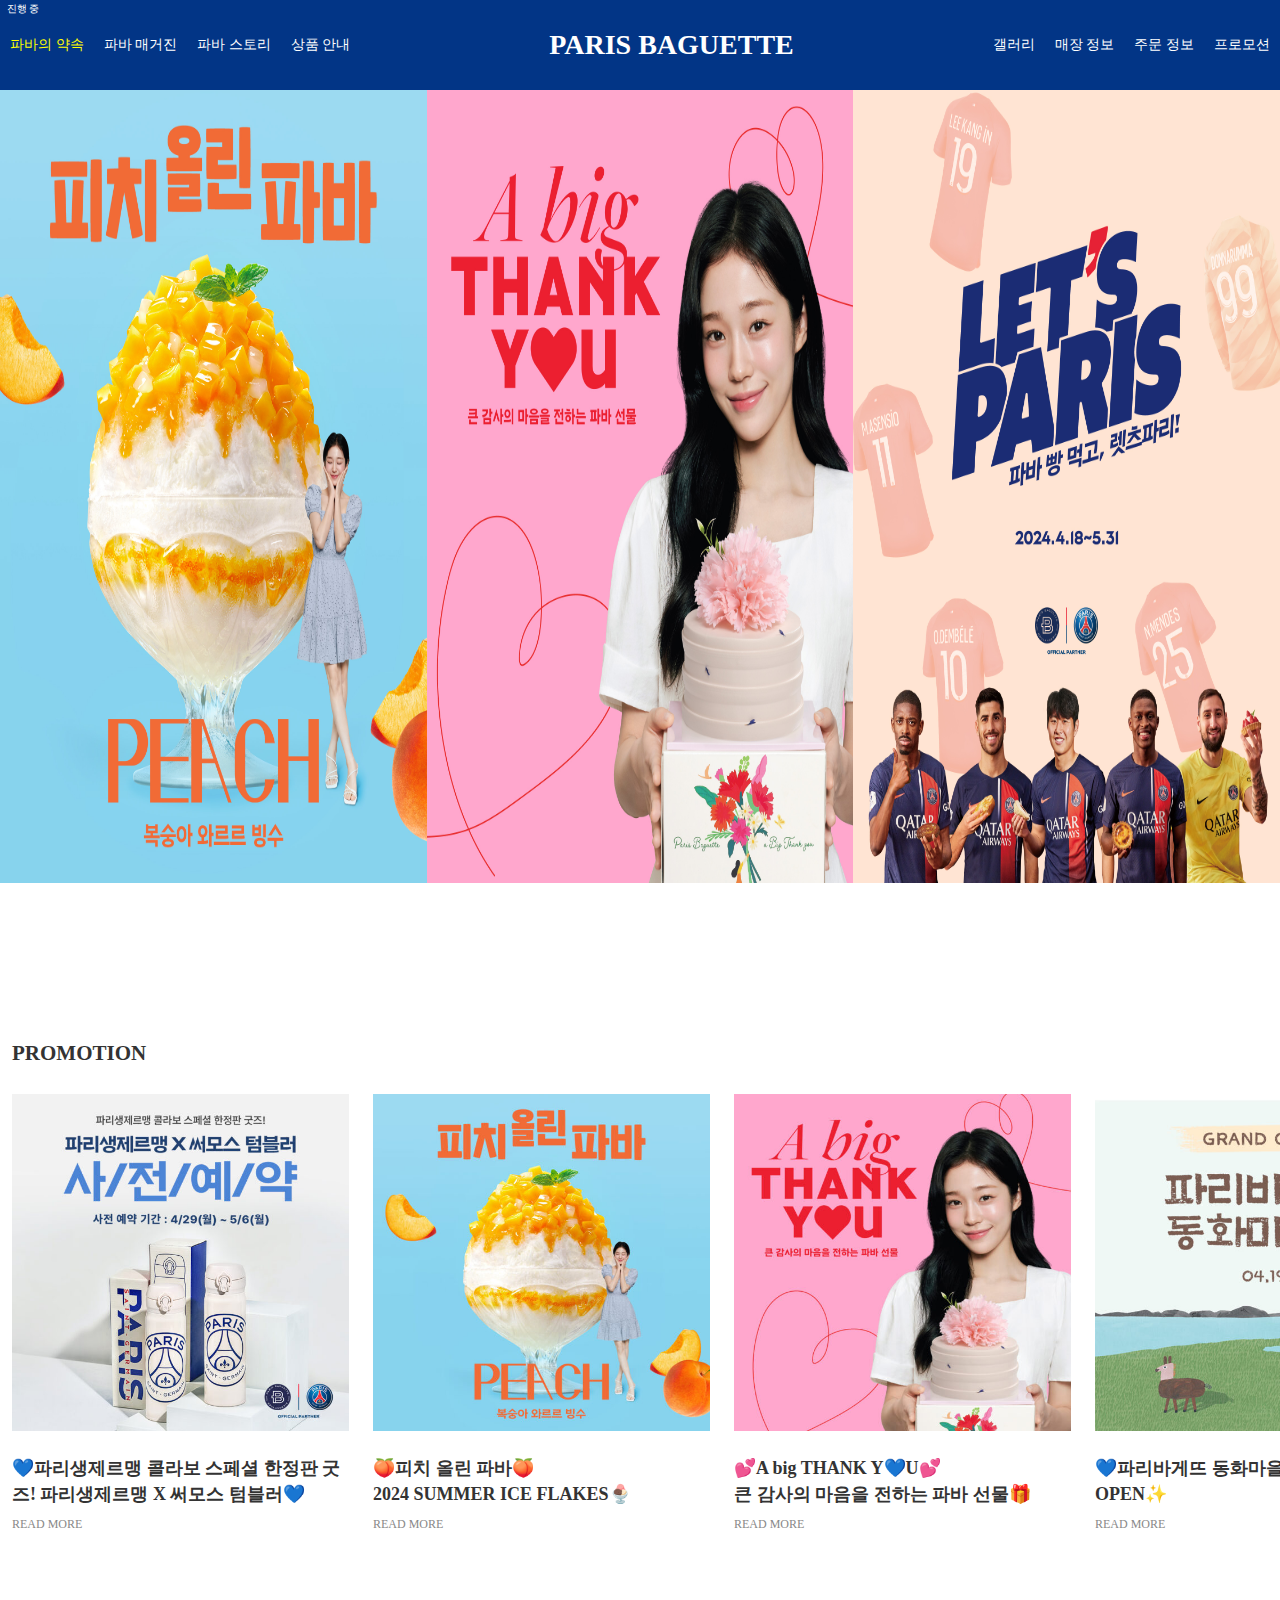
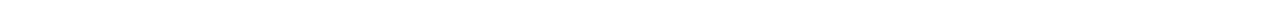
<file: index.html>
<!DOCTYPE html>
<html lang="ko">

<head>
    <meta charset="UTF-8">
    <meta name="viewport" content="width=device-width, initial-scale=1.0">
    <title>Document</title>
    <link rel="stylesheet" href="css/파바연습.css">
</head>

<body>
    <div class="wrap">
        <header>
            <nav>
                <div>
                    <ul>
                        <li class="first"><a href="#">파바의 약속</a></li>
                        <li><a href="#">파바 매거진</a></li>
                        <li><a href="#">파바 스토리</a></li>
                        <li><a href="#">상품 안내</a></li>
                    </ul>
                    <h1>PARIS BAGUETTE</h1>
                    <ul>
                        <li><a href="#">갤러리</a></li>
                        <li><a href="#">매장 정보</a></li>
                        <li><a href="#">주문 정보</a></li>
                        <li><a href="#">프로모션</a></li>
                    </ul>
                </div>
            </nav>
        </header> <!-- .header end -->
        <div class="main">
            <div>
                <ul>
                    <li><a href="#"><img src="img/paba/paba1.jpg"></a></li>
                    <li><a href="#"><img src="img/paba/paba2.jpg"></a></li>
                    <li><a href="#"><img src="img/paba/paba3.jpg"></a></li>
                </ul>
            </div>
        </div> <!-- .main end -->
        <div class="promotion">
            <div class="main2">
                <div class="main2-header">
                    <h2>PROMOTION</h2>
                    <p>SHOW MORE</p>
                </div> <!-- .main2-header end -->
                <div class="main2-wrap">
                    <div class="item">
                        <a href="#"><img src="img/paba/main2-1.jpg"></a>
                        <div>
                            <h3>💙파리생제르맹 콜라보 스페셜 한정판 굿즈! 파리생제르맹 X 써모스 텀블러💙</h3>
                            <p>READ MORE</p>
                        </div>
                    </div> <!-- .item end -->
                    <div class="item">
                        <a href="#"><img src="img/paba/main2-2.jpg"></a>
                        <div>
                            <h3>🍑피치 올린 파바🍑 <br>
                                2024 SUMMER ICE FLAKES🍨</h3>
                            <p>READ MORE</p>
                        </div>
                    </div> <!-- .item end -->
                    <div class="item">
                        <a href="#"><img src="img/paba/main2-3.jpg"></a>
                        <div>
                            <h3>💕A big THANK Y💙U💕<br>
                                큰 감사의 마음을 전하는 파바 선물🎁</h3>
                            <p>READ MORE</p>
                        </div>
                    </div> <!-- .item end -->
                    <div class="item">
                        <a href="#"><img src="img/paba/main2-4.jpg"></a>
                        <div>
                            <h3>💙파리바게뜨 동화마을점💙 GRAND OPEN✨</h3>
                            <p>READ MORE</p>
                        </div>
                    </div> <!-- .item end -->
                    <div class="box">
                        <p>진행 중</p>
                    </div> <!-- .box end -->
                </div> <!-- .main2-wrap end -->
            </div> <!-- .main2 end -->
        </div> <!-- .promotion end -->
        <div class="production"></div> <!-- .production end -->
        <div class="PB story"></div> <!-- .PB story end -->
        <div class="PB Magazine"></div> <!-- .PB magazine end -->
    </div> <!-- .wrap end -->
</body>

</html>
</file>
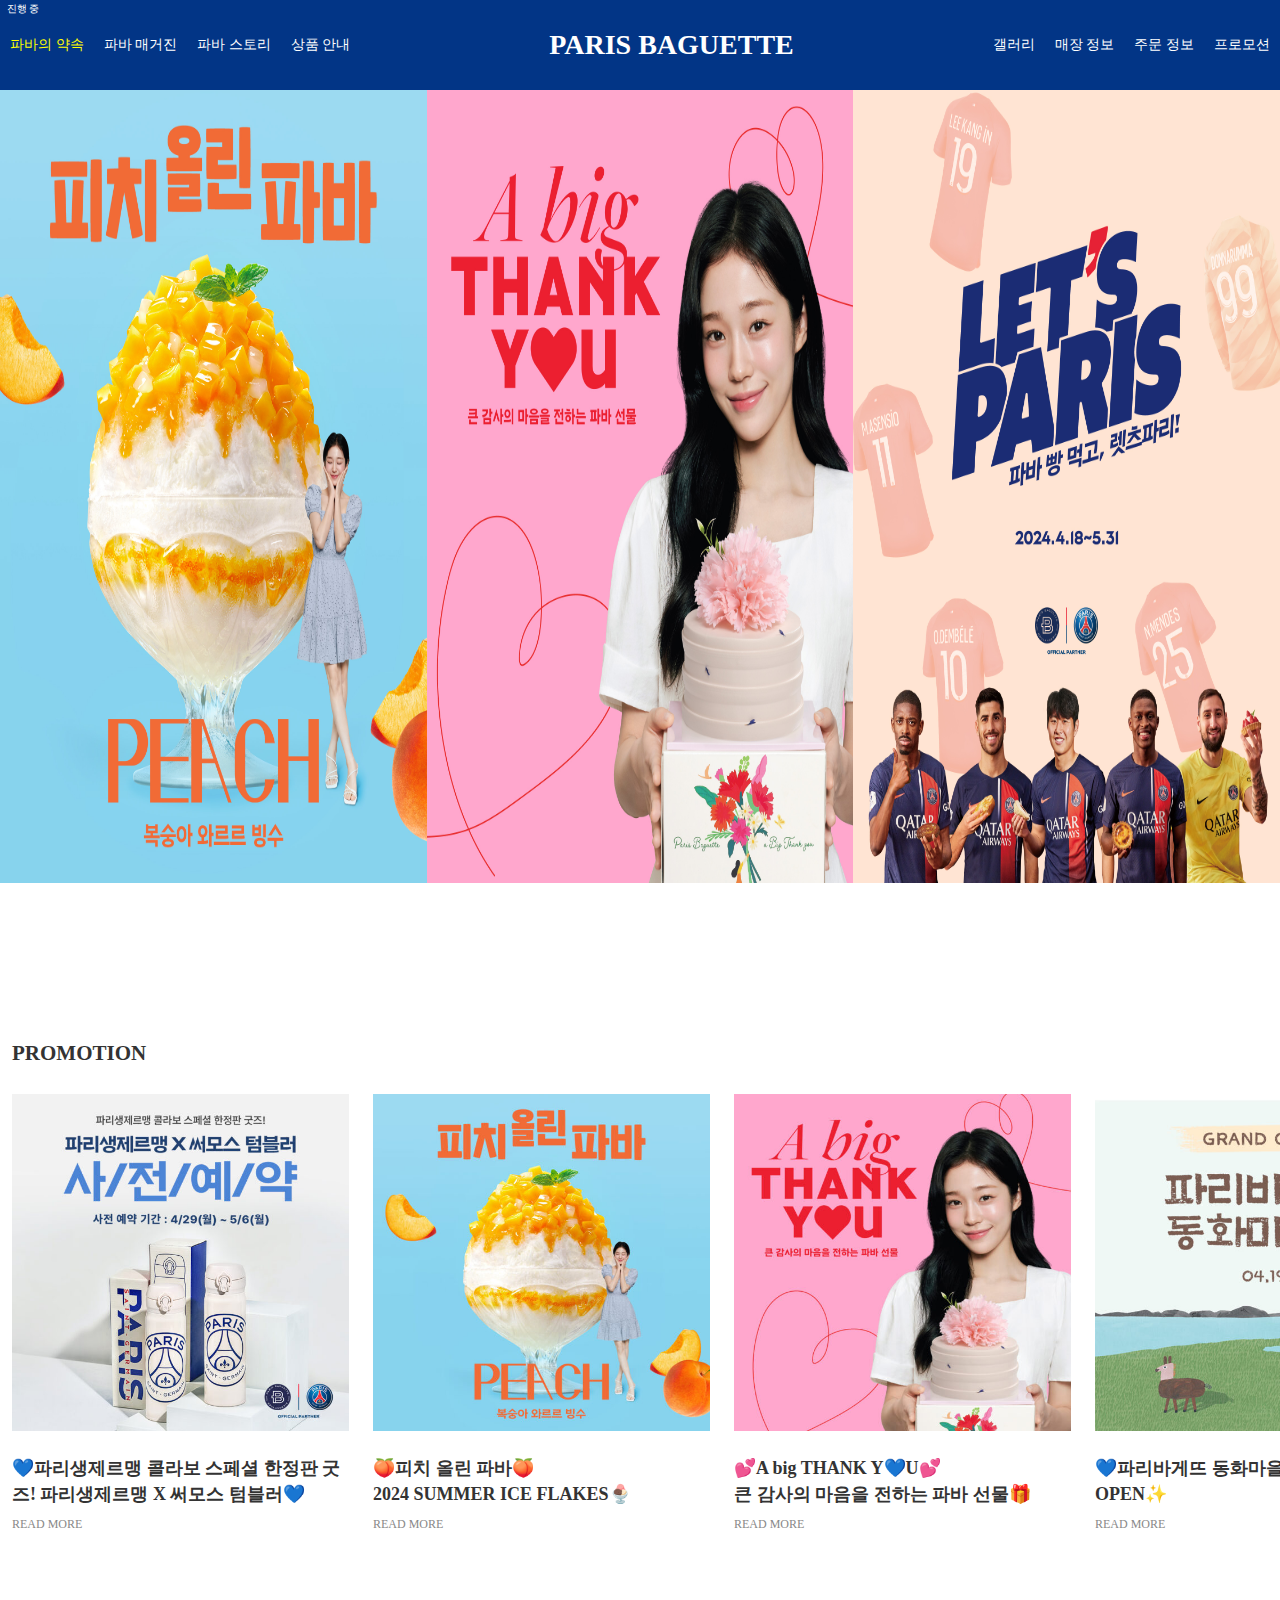
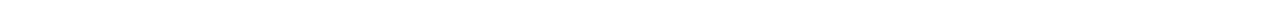
<file: 파바연습.html>
<!DOCTYPE html>
<html lang="ko">

<head>
    <meta charset="UTF-8">
    <meta name="viewport" content="width=device-width, initial-scale=1.0">
    <title>Document</title>
    <link rel="stylesheet" href="css/파바연습.css">
</head>

<body>
    <div class="wrap">
        <header>
            <nav>
                <div>
                    <ul>
                        <li class="first"><a href="#">파바의 약속</a></li>
                        <li><a href="#">파바 매거진</a></li>
                        <li><a href="#">파바 스토리</a></li>
                        <li><a href="#">상품 안내</a></li>
                    </ul>
                    <h1>PARIS BAGUETTE</h1>
                    <ul>
                        <li><a href="#">갤러리</a></li>
                        <li><a href="#">매장 정보</a></li>
                        <li><a href="#">주문 정보</a></li>
                        <li><a href="#">프로모션</a></li>
                    </ul>
                </div>
            </nav>
        </header> <!-- .header end -->
        <div class="main">
            <div>
                <ul>
                    <li><a href="#"><img src="img/paba/paba1.jpg"></a></li>
                    <li><a href="#"><img src="img/paba/paba2.jpg"></a></li>
                    <li><a href="#"><img src="img/paba/paba3.jpg"></a></li>
                </ul>
            </div>
        </div> <!-- .main end -->
        <div class="promotion">
            <div class="main2">
                <div class="main2-header">
                    <h2>PROMOTION</h2>
                    <p>SHOW MORE</p>
                </div> <!-- .main2-header end -->
                <div class="main2-wrap">
                    <div class="item">
                        <a href="#"><img src="img/paba/main2-1.jpg"></a>
                        <div>
                            <h3>💙파리생제르맹 콜라보 스페셜 한정판 굿즈! 파리생제르맹 X 써모스 텀블러💙</h3>
                            <p>READ MORE</p>
                        </div>
                    </div> <!-- .item end -->
                    <div class="item">
                        <a href="#"><img src="img/paba/main2-2.jpg"></a>
                        <div>
                            <h3>🍑피치 올린 파바🍑 <br>
                                2024 SUMMER ICE FLAKES🍨</h3>
                            <p>READ MORE</p>
                        </div>
                    </div> <!-- .item end -->
                    <div class="item">
                        <a href="#"><img src="img/paba/main2-3.jpg"></a>
                        <div>
                            <h3>💕A big THANK Y💙U💕<br>
                                큰 감사의 마음을 전하는 파바 선물🎁</h3>
                            <p>READ MORE</p>
                        </div>
                    </div> <!-- .item end -->
                    <div class="item">
                        <a href="#"><img src="img/paba/main2-4.jpg"></a>
                        <div>
                            <h3>💙파리바게뜨 동화마을점💙 GRAND OPEN✨</h3>
                            <p>READ MORE</p>
                        </div>
                    </div> <!-- .item end -->
                    <div class="box">
                        <p>진행 중</p>
                    </div> <!-- .box end -->
                </div> <!-- .main2-wrap end -->
            </div> <!-- .main2 end -->
        </div> <!-- .promotion end -->
        <div class="production"></div> <!-- .production end -->
        <div class="PB story"></div> <!-- .PB story end -->
        <div class="PB Magazine"></div> <!-- .PB magazine end -->
    </div> <!-- .wrap end -->
</body>

</html>
</file>
<file: css/파바연습.css>
@charset "utf-8";

* {margin: 0;
    padding: 0;}
a {text-decoration: none;
    color: inherit;}
li {list-style: none;}
body {color:#333;
    line-height: 1;}
.WRAP {
    width: 100%;
    height: 100%;
    display : flex;
/*     flex-direction: column; */
    align-content: flex-end; /* flex-wrap:wrap과 함께 사용 */
    flex-wrap: wrap;
}
header {
    width: 100%;
    height: 90px;
    background-color: #023586;
    color: #fff;
    position: fixed;
    left: 0;
    top: 0;
}
header nav {
    width: 1280px;
    height: 100%;
    margin: 0 auto;
    font-size: 14px;
}
header nav div {
    width: 1280px;
    height: 100%;
    display : flex;
    justify-content: space-between;
    align-items: center;
    position: relative;
}
header nav div ul {
    display : flex;
}
header nav div ul li {
    padding : 0 10px;
}
.first {
    color : yellow;
}
header h1 {
    font-size: 28px;
}
.main {
    width: 100%;
    height: 793px;
    margin-top: 90px;
    padding-bottom: 80px;
/*     margin: 0 auto; */
/*     display : flex;
    justify-content: space-between; */
}
.main div {
    height: 100%;
}
.main div ul {
    display : flex;
}
.main div ul li {
    width: 100%;
    height: 793px;
    object-fit: cover;
}
.main img {
    width: 100%;
    height: 793px;
}
.promotion {
    width: 1470px;
    height: 504px;
    margin: 80px auto;
/*     background-color: aquamarine; */
}
.main2 {
    width: 1470px;
}
.main2 .main2-header {
    display: flex;
    justify-content: space-between;
    margin: 0 12px 30px;
    font-size: 14px;
}
.promotion .main2-header p {
    border-bottom: 3px solid #333;
}
.promotion .main2 .main2-wrap {
    display: flex;
    justify-content: space-between;
}
.promotion .main2 .main2-wrap .item {
    height: 100%;
    margin: 0 12px;
}
.promotion .main2 .main2-wrap div {
    width : 337px;
    align-items: center;

}
.promotion .main2 .main2-wrap img {
    width: 337px;
    margin-bottom: 22px;
    position: relative;
}
.promotion .main2 .main2-wrap div h3 {
    font-size: 18px;
    height: 100%;
    line-height: 1.44;
}
.promotion .main2 .main2-wrap .item div {
    line-height: center;
}
.promotion .main2 .main2-wrap .item div p {
    margin-top: 10px;
    font-size: 12px;
    color: #888888;
    background-color: #fff;
}
.promotion .main2 .main2-wrap .box p {
    width: 46px;
    height: 18px;
    font-size: 10px;
    background-color:#023586;
    color: #fff;
    text-align: center;
    line-height: 18px;
    position: absolute;
    top: 0;
    left: 0;
}
</file>
